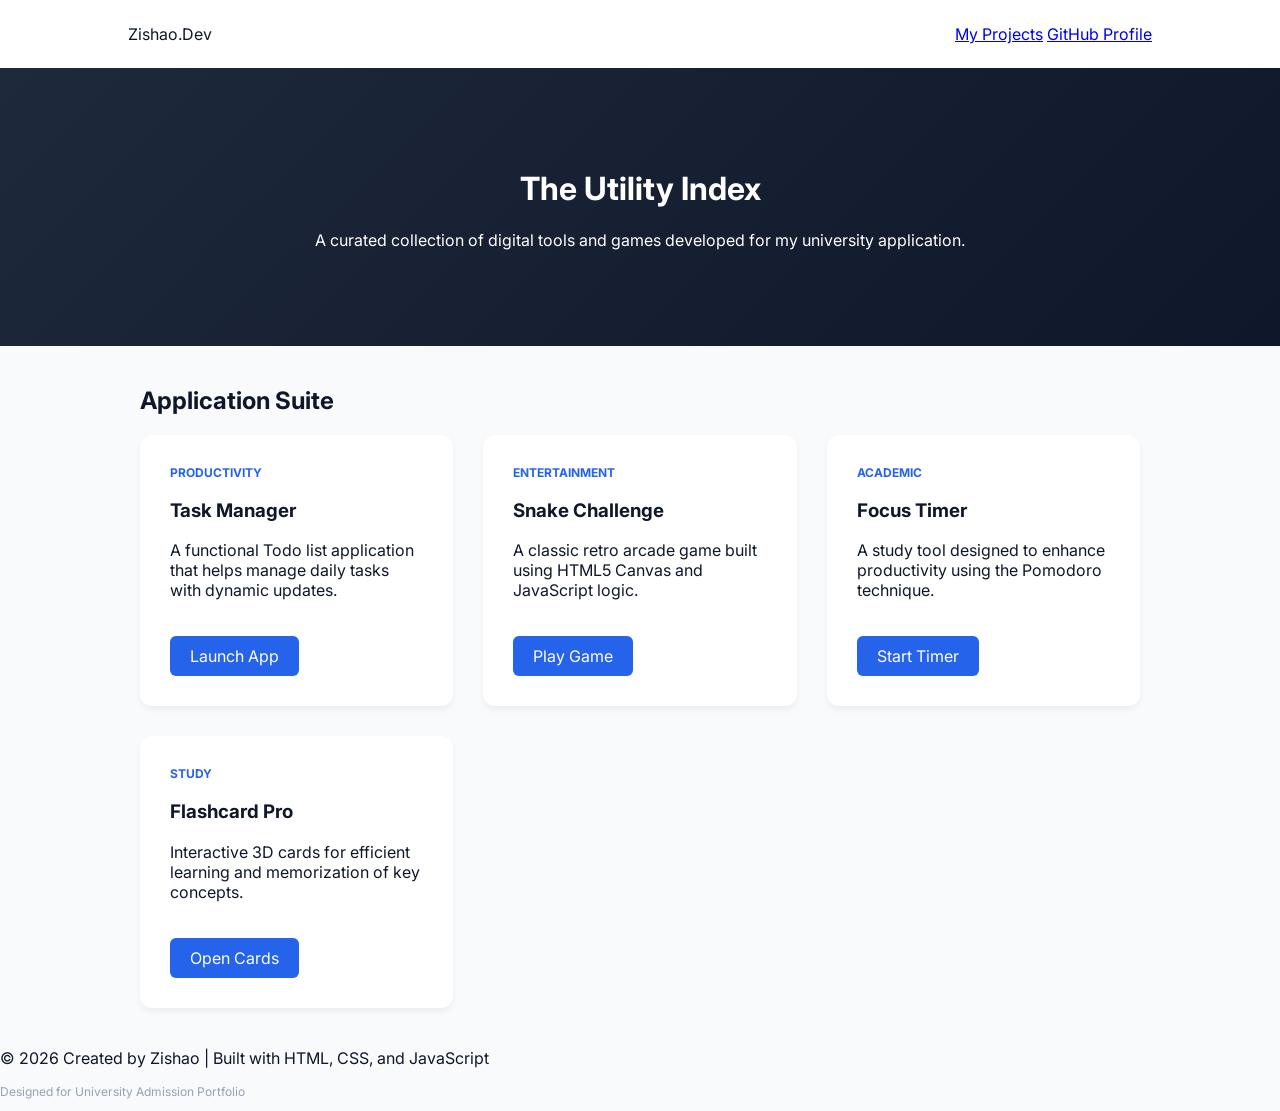
<file: index.html>
<!DOCTYPE html>
<html lang="en">
<head>
    <meta charset="UTF-8">
    <meta name="viewport" content="width=device-width, initial-scale=1.0">
    <title>Zishao's Utility Hub | Portfolio</title>
    <link rel="stylesheet" href="css/style.css">
    <link href="https://fonts.googleapis.com/css2?family=Inter:wght@400;600;800&display=swap" rel="stylesheet">
</head>
<body>

    <nav>
        <div class="logo">Zishao.Dev</div>
        <div class="nav-links">
            <a href="#apps">My Projects</a>
            <a href="https://github.com/" target="_blank">GitHub Profile</a>
        </div>
    </nav>

    <header class="hero">
        <h1>The Utility Index</h1>
        <p>A curated collection of digital tools and games developed for my university application.</p>
    </header>

    <main class="container" id="apps">
        <h2 class="section-title">Application Suite</h2>
        
        <div class="grid">
            
            <div class="card">
                <div class="tag">Productivity</div>
                <h3>Task Manager</h3>
                <p>A functional Todo list application that helps manage daily tasks with dynamic updates.</p>
                <a href="apps/todo-list/todo.html" class="btn">Launch App</a>
            </div>

            <div class="card">
                <div class="tag">Entertainment</div>
                <h3>Snake Challenge</h3>
                <p>A classic retro arcade game built using HTML5 Canvas and JavaScript logic.</p>
                <a href="apps/snake-game/game.html" class="btn">Play Game</a>
            </div>

            <div class="card">
                <div class="tag">Academic</div>
                <h3>Focus Timer</h3>
                <p>A study tool designed to enhance productivity using the Pomodoro technique.</p>
                <a href="apps/timer/timer.html" class="btn">Start Timer</a>
            </div>

            <div class="card">
                <div class="tag">Study</div>
                <h3>Flashcard Pro</h3>
                <p>Interactive 3D cards for efficient learning and memorization of key concepts.</p>
                <a href="apps/flashcards/card.html" class="btn">Open Cards</a>
            </div>

        </div>
    </main>

    <footer>
        <p>© 2026 Created by Zishao | Built with HTML, CSS, and JavaScript</p>
        <p style="font-size: 12px; color: #94a3b8; margin-top: 10px;">Designed for University Admission Portfolio</p>
    </footer>

    <script src="js/main.js"></script>
</body>
</html>
</file>
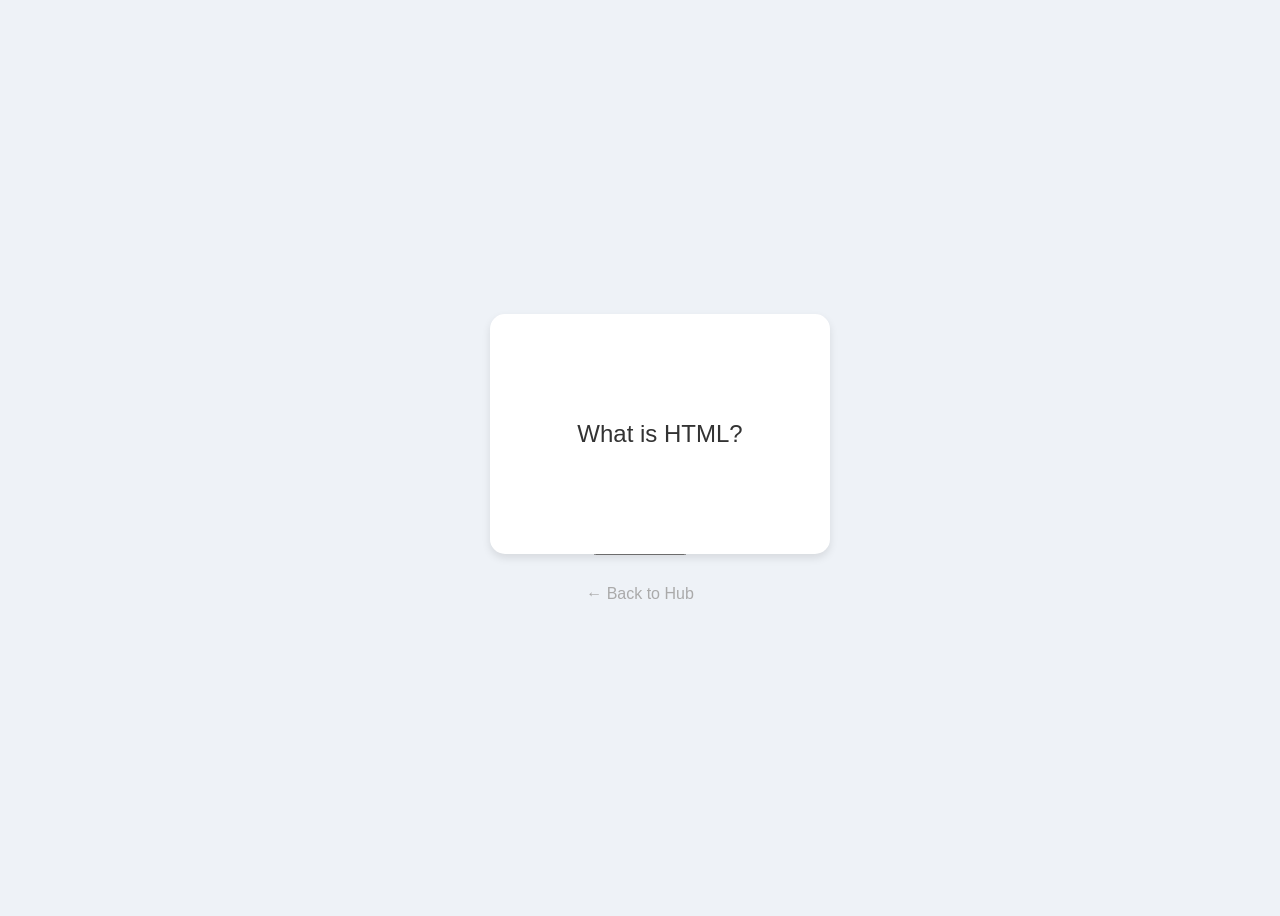
<file: apps/flashcards/card.html>
<!DOCTYPE html>
<html lang="en">
<head>
    <meta charset="UTF-8">
    <title>Z-Cards | Pro Flashcards</title>
    <link rel="stylesheet" href="card.css">
</head>
<body>
    <div class="scene">
        <div class="card" id="cardElement" onclick="flipCard()">
            <div class="card-face front" id="frontText">What is HTML?</div>
            <div class="card-face back" id="backText">HyperText Markup Language</div>
        </div>
    </div>
    
    <div class="controls" style="margin-top: 20px;">
        <button onclick="nextCard()">Next Card →</button>
    </div>
    
    <a href="../../index.html" style="display:block; margin-top:30px; color:#aaa; text-decoration:none;">← Back to Hub</a>

    <script src="card.js"></script>
</body>
</html>
</file>
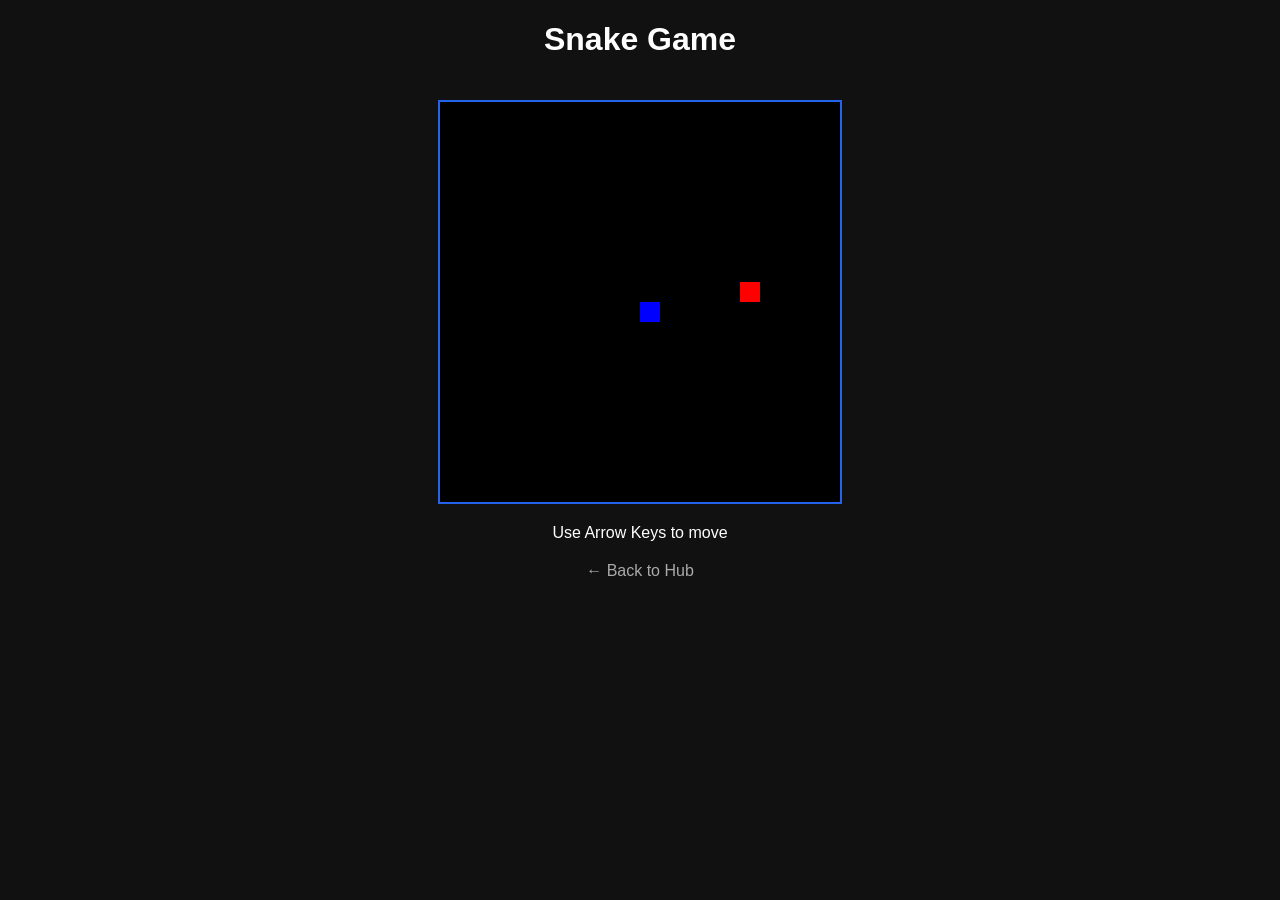
<file: apps/snake-game/game.html>
<!DOCTYPE html>
<html lang="en">
<head>
    <meta charset="UTF-8">
    <title>Z-Snake Game</title>
    <link rel="stylesheet" href="game.css">
</head>
<body>
    <div class="container">
        <h1>Snake Game</h1>
        <canvas id="gameCanvas" width="400" height="400"></canvas>
        <p>Use Arrow Keys to move</p>
        <a href="../../index.html">← Back to Hub</a>
    </div>
    <script src="game.js"></script>
</body>
</html>
</file>
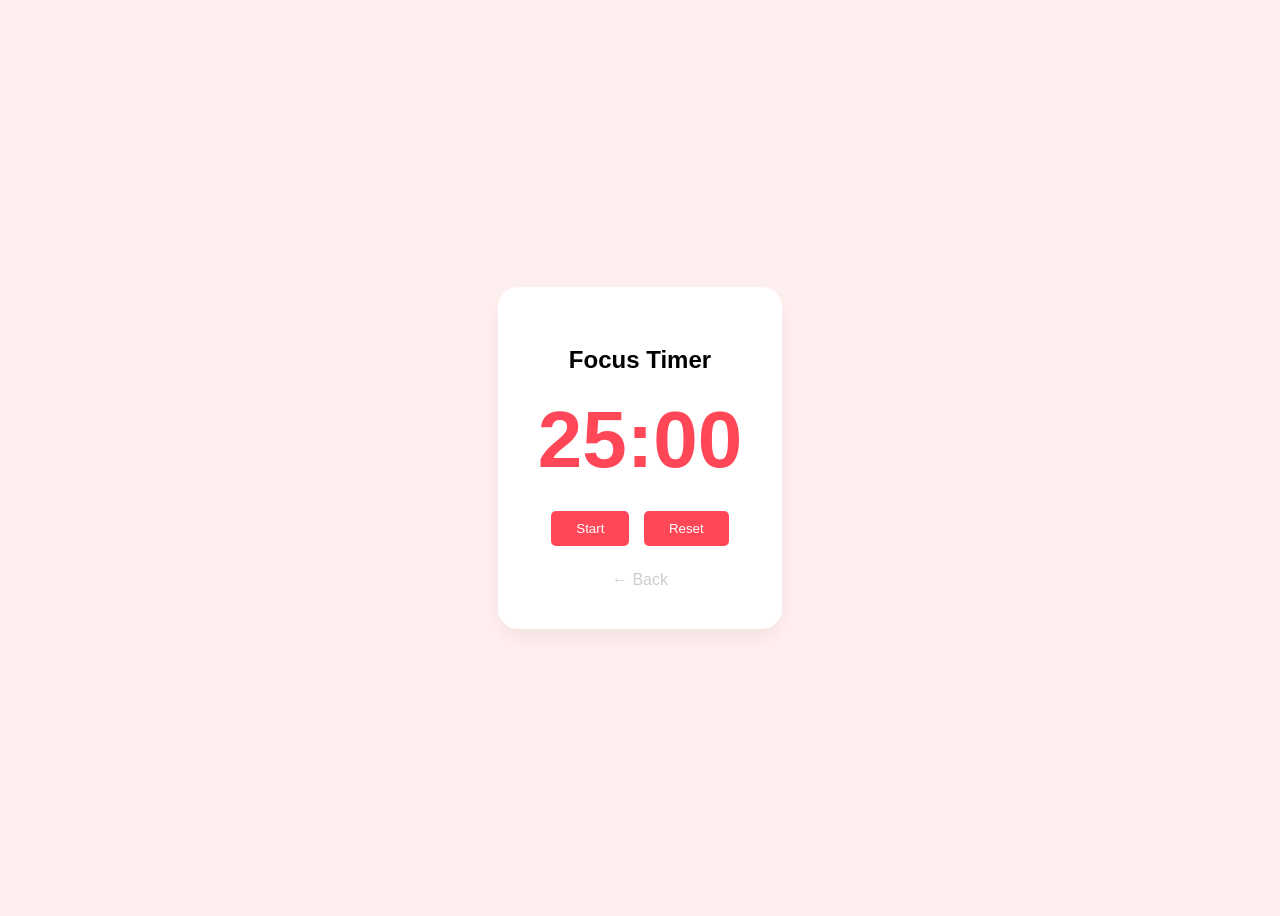
<file: apps/timer/timer.html>
<!DOCTYPE html>
<html lang="en">
<head>
    <meta charset="UTF-8">
    <title>Z-Timer | Study Tool</title>
    <link rel="stylesheet" href="timer.css">
</head>
<body>
    <div class="timer-card">
        <h2>Focus Timer</h2>
        <div id="display">25:00</div>
        <div class="controls">
            <button onclick="startTimer()">Start</button>
            <button onclick="resetTimer()">Reset</button>
        </div>
        <a href="../../index.html" class="back">← Back</a>
    </div>
    <script src="timer.js"></script>
</body>
</html>
</file>
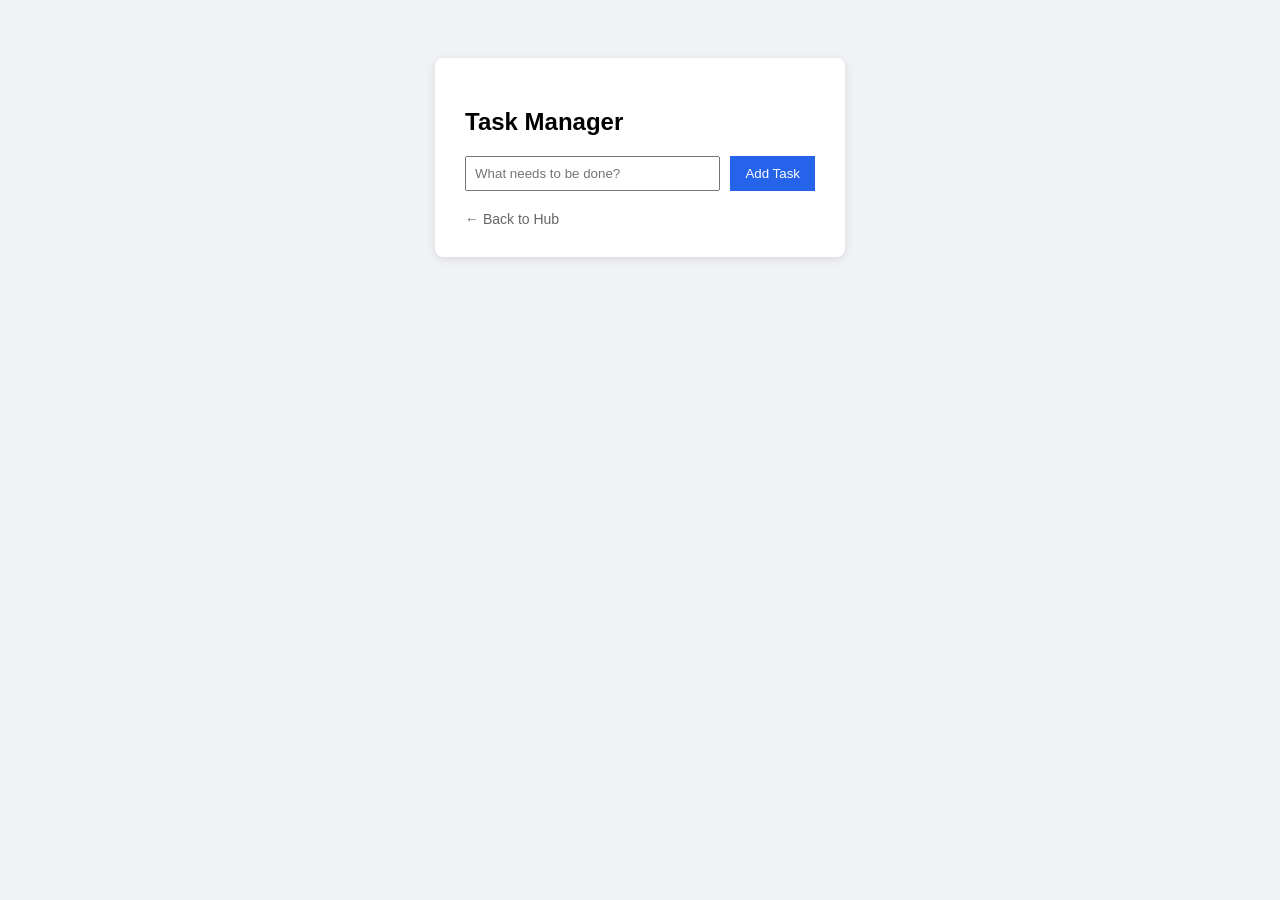
<file: apps/todo-list/todo.html>
<!DOCTYPE html>
<html lang="en">
<head>
    <meta charset="UTF-8">
    <title>Z-Task Manager</title>
    <link rel="stylesheet" href="todo.css">
</head>
<body>
    <div class="todo-app">
        <h2>Task Manager</h2>
        <div class="input-row">
            <input type="text" id="taskInput" placeholder="What needs to be done?">
            <button onclick="addTask()">Add Task</button>
        </div>
        <ul id="taskList"></ul>
        <a href="../../index.html" class="back-link">← Back to Hub</a>
    </div>
    <script src="todo.js"></script>
</body>
</html>
</file>
<file: css/style.css>
:root {
    --primary: #2563eb;
    --dark: #0f172a;
    --light: #f8fafc;
    --card: #ffffff;
}

body {
    font-family: 'Inter', sans-serif;
    margin: 0;
    background-color: var(--light);
    color: var(--dark);
}

nav {
    display: flex;
    justify-content: space-between;
    padding: 1.5rem 10%;
    background: var(--card);
    box-shadow: 0 1px 3px rgba(0,0,0,0.1);
}

.hero {
    text-align: center;
    padding: 80px 20px;
    background: linear-gradient(135deg, #1e293b, #0f172a);
    color: white;
}

.container {
    max-width: 1000px;
    margin: 40px auto;
    padding: 0 20px;
}

.grid {
    display: grid;
    grid-template-columns: repeat(auto-fit, minmax(300px, 1fr));
    gap: 30px;
}

.card {
    background: var(--card);
    padding: 30px;
    border-radius: 12px;
    box-shadow: 0 4px 6px rgba(0,0,0,0.05);
    transition: 0.3s;
}

.card:hover { transform: translateY(-10px); }

.tag {
    font-size: 12px;
    color: var(--primary);
    text-transform: uppercase;
    font-weight: bold;
    margin-bottom: 10px;
}

.btn {
    display: inline-block;
    margin-top: 20px;
    padding: 10px 20px;
    background: var(--primary);
    color: white;
    text-decoration: none;
    border-radius: 6px;
}
</file>
<file: apps/flashcards/card.css>
body { background: #eef2f7; display: flex; flex-direction: column; align-items: center; justify-content: center; height: 100vh; font-family: sans-serif; }
.scene { width: 300px; height: 200px; perspective: 600px; cursor: pointer; }
.card { width: 100%; height: 100%; position: relative; transition: transform 0.6s; transform-style: preserve-3d; }
.card.is-flipped { transform: rotateY(180deg); }
.card-face { position: absolute; width: 100%; height: 100%; backface-visibility: hidden; display: flex; align-items: center; justify-content: center; font-size: 24px; border-radius: 15px; padding: 20px; text-align: center; box-shadow: 0 4px 8px rgba(0,0,0,0.1); }
.front { background: white; color: #333; }
.back { background: #2563eb; color: white; transform: rotateY(180deg); }
</file>
<file: apps/snake-game/game.css>
body { background: #111; color: white; text-align: center; font-family: sans-serif; }
canvas { border: 2px solid #2563eb; background: #000; margin-top: 20px; }
a { color: #aaa; text-decoration: none; display: block; margin-top: 20px; }
</file>
<file: apps/timer/timer.css>
body { background: #ffefef; display: flex; justify-content: center; align-items: center; height: 100vh; font-family: 'Inter', sans-serif; }
.timer-card { background: white; padding: 40px; border-radius: 20px; text-align: center; box-shadow: 0 10px 20px rgba(0,0,0,0.05); }
#display { font-size: 80px; font-weight: bold; color: #ff4757; margin: 20px 0; }
button { padding: 10px 25px; border: none; border-radius: 5px; cursor: pointer; background: #ff4757; color: white; margin: 5px; }
.back { display: block; margin-top: 20px; color: #ccc; text-decoration: none; }
</file>
<file: apps/todo-list/todo.css>
body { background: #f0f2f5; display: flex; justify-content: center; padding-top: 50px; font-family: sans-serif; }
.todo-app { background: white; padding: 30px; border-radius: 8px; box-shadow: 0 2px 10px rgba(0,0,0,0.1); width: 350px; }
.input-row { display: flex; gap: 10px; margin-bottom: 20px; }
input { flex: 1; padding: 8px; }
button { background: #2563eb; color: white; border: none; padding: 8px 15px; cursor: pointer; }
ul { list-style: none; padding: 0; }
li { padding: 10px; border-bottom: 1px solid #eee; display: flex; justify-content: space-between; }
.back-link { display: block; margin-top: 20px; color: #666; text-decoration: none; font-size: 14px; }
</file>
